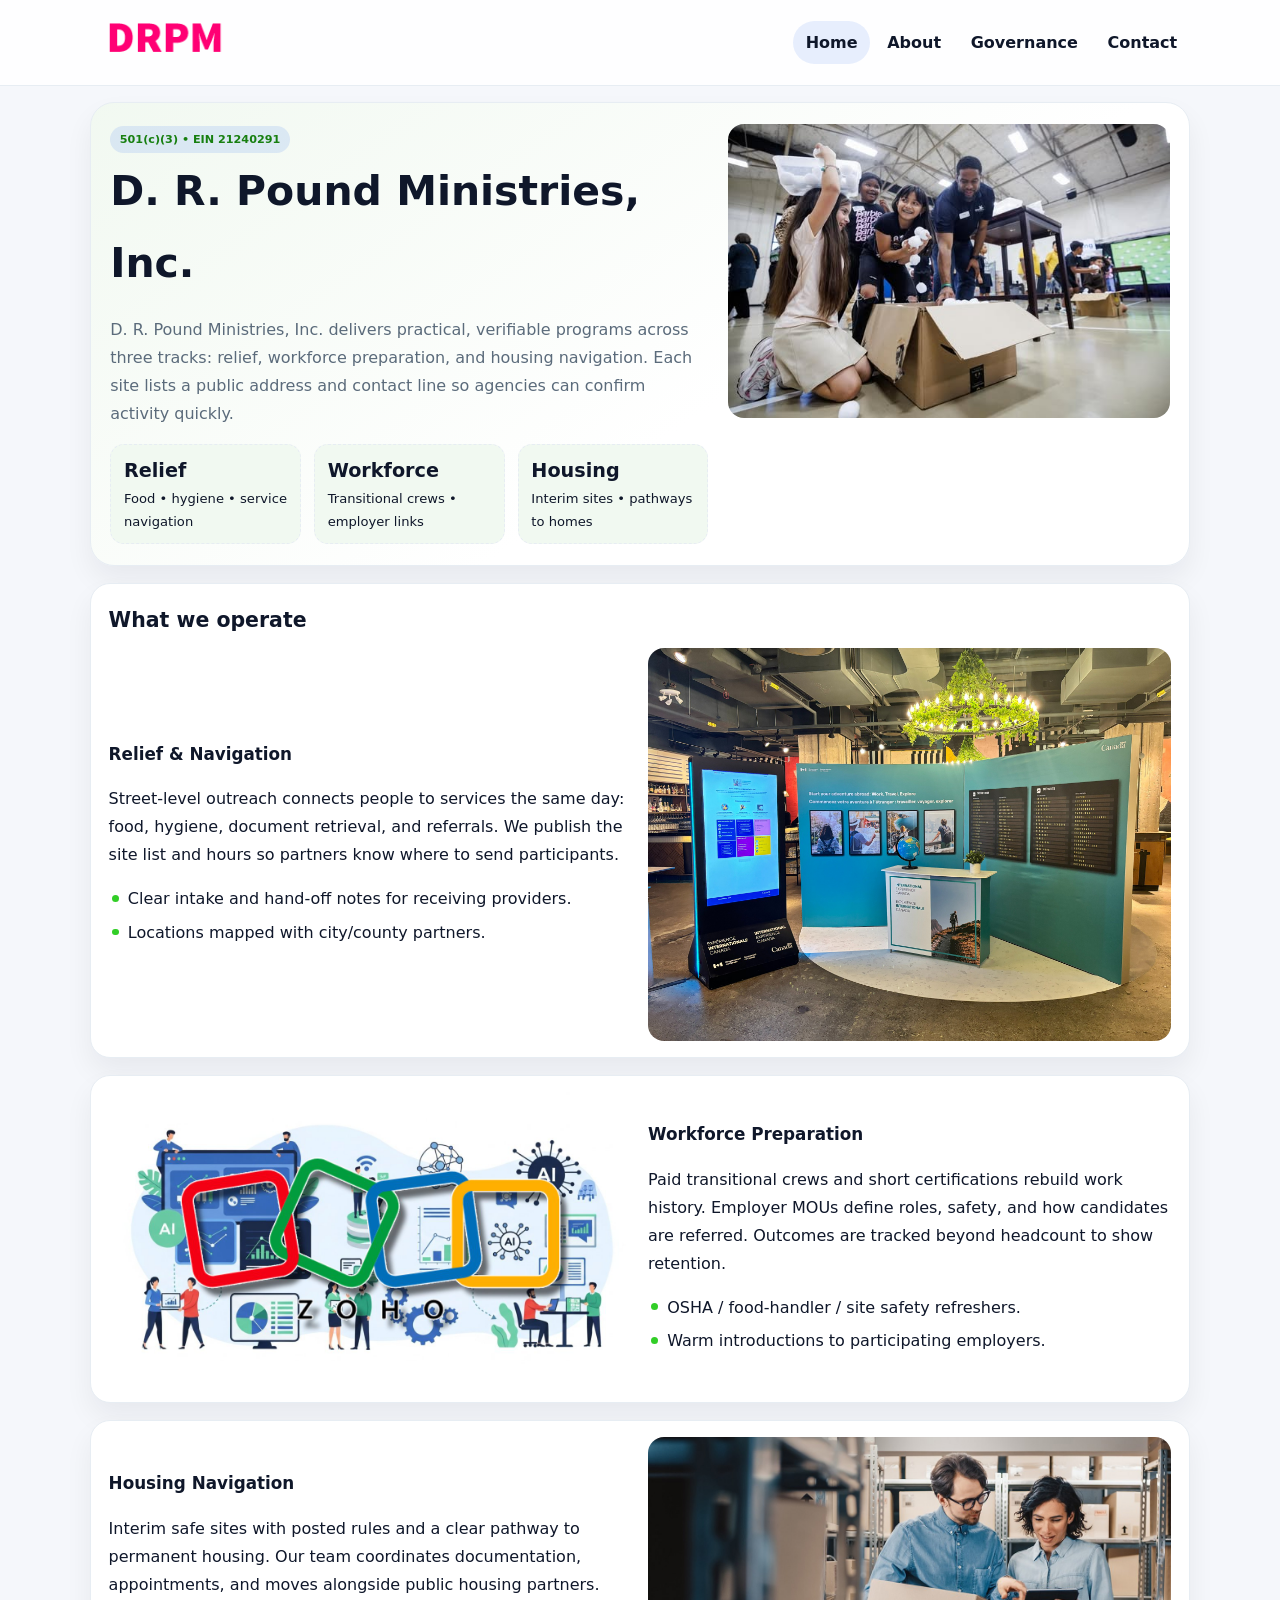
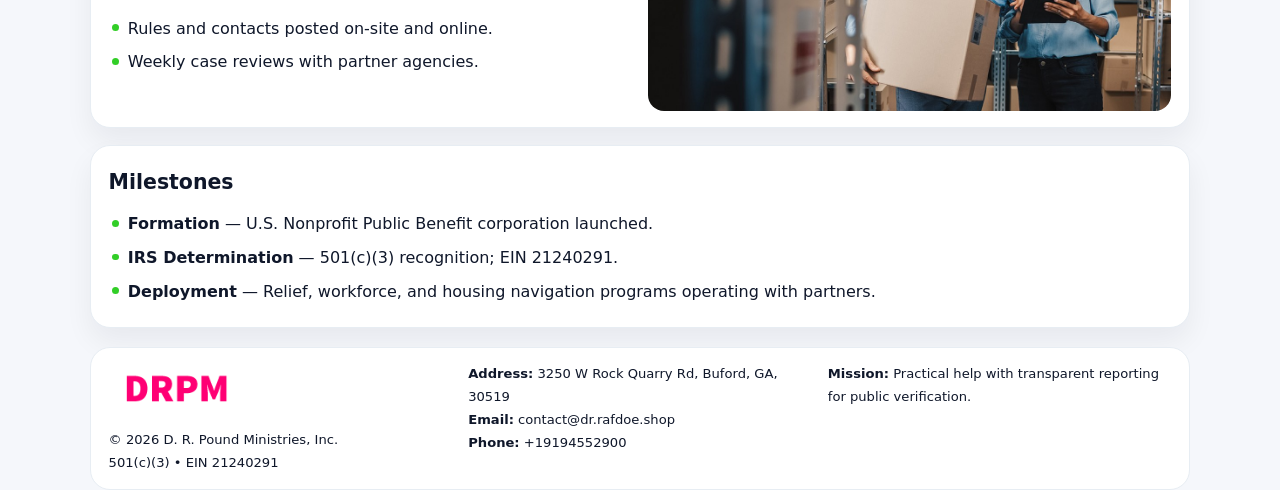
<file: index.html>
<!doctype html><html lang="en"><head>
<meta charset="utf-8">
<meta name="viewport" content="width=device-width,initial-scale=1">
<title>D. R. Pound Ministries, Inc. – Nonprofit • 2025</title>
<link rel="stylesheet" href="assets/styles.css">
<link rel="icon" href="images/logo.png">
<meta name="data-ein" content="21240291">
<meta name="data-name" content="D. R. Pound Ministries, Inc.">
  <meta name="description" content="Our nonprofit strengthens the community with programs focused on community services, education, and direct relief.">
</head><body>
<div style="position:absolute;left:-9999px;top:-9999px;opacity:0" data-uniq="{{UNIQUE_BLOB}}">
  <span>Our nonprofit strengthens the community with programs focused on community services, education, and direct relief.</span><svg width="12" height="12" viewBox="0 0 12 12" xmlns="http://www.w3.org/2000/svg"><circle cx="6" cy="6" r="5" fill="#0f766e"/></svg><img src="images/hero.jpg" width="1" height="1" alt="" loading="lazy"/>
</div>

<header class="header">
  <div class="c0e65a6526e">
    <a href="index.html"><img src="images/logo.png" alt=""></a>
    <div class="links">
      <a class="active" href="index.html">Home</a>
      <a href="about.html">About</a>
      <a href="governance.html">Governance</a>
      <a href="contact.html">Contact</a>
    </div>
  </div>
</header>

<section class="mast">
  <div>
    <span class="c62d087348f">501(c)(3) • EIN 21240291</span>
    <h1>D. R. Pound Ministries, Inc.</h1>
    <p>D. R. Pound Ministries, Inc. delivers practical, verifiable programs across three tracks: relief, workforce preparation, and housing navigation. Each site lists a public address and contact line so agencies can confirm activity quickly.</p>
    <div class="stats">
      <div class="stat"><b>Relief</b><div class="small">Food • hygiene • service navigation</div></div>
      <div class="stat"><b>Workforce</b><div class="small">Transitional crews • employer links</div></div>
      <div class="stat"><b>Housing</b><div class="small">Interim sites • pathways to homes</div></div>
    </div>
  </div>
  <img class="img" src="images/hero.jpg" alt="Program hero">
</section>

<section class="section panel">
  <h2>What we operate</h2>
  <div class="z">
    <div>
      <h3>Relief & Navigation</h3>
      <p>Street-level outreach connects people to services the same day: food, hygiene, document retrieval, and referrals. We publish the site list and hours so partners know where to send participants.</p>
      <ul class="timeline">
        <li>Clear intake and hand-off notes for receiving providers.</li>
        <li>Locations mapped with city/county partners.</li>
      </ul>
    </div>
    <img class="img" src="images/relief.jpg" alt="">
  </div>
</section>

<section class="section panel">
  <div class="z rev">
    <img class="img" src="images/jobs.jpg" alt="">
    <div>
      <h3>Workforce Preparation</h3>
      <p>Paid transitional crews and short certifications rebuild work history. Employer MOUs define roles, safety, and how candidates are referred. Outcomes are tracked beyond headcount to show retention.</p>
      <ul class="timeline">
        <li>OSHA / food-handler / site safety refreshers.</li>
        <li>Warm introductions to participating employers.</li>
      </ul>
    </div>
  </div>
</section>

<section class="section panel">
  <div class="z">
    <div>
      <h3>Housing Navigation</h3>
      <p>Interim safe sites with posted rules and a clear pathway to permanent housing. Our team coordinates documentation, appointments, and moves alongside public housing partners.</p>
      <ul class="timeline">
        <li>Rules and contacts posted on-site and online.</li>
        <li>Weekly case reviews with partner agencies.</li>
      </ul>
    </div>
    <img class="img" src="images/land.jpg" alt="">
  </div>
</section>

<section class="section panel">
  <h2>Milestones</h2>
  <ul class="timeline">
    <li><strong>Formation</strong> — U.S. Nonprofit Public Benefit corporation launched.</li>
    <li><strong>IRS Determination</strong> — 501(c)(3) recognition; EIN 21240291.</li>
    <li><strong>Deployment</strong> — Relief, workforce, and housing navigation programs operating with partners.</li>
  </ul>
</section>

<footer>
  <div class="footer">
    <div>
      <img src="images/logo.png" style="width:135px;margin-bottom:.35rem" alt="">
      <div class="small">© <span id="y"></span> D. R. Pound Ministries, Inc.</div>
      <div class="small">501(c)(3) • EIN 21240291</div>
    </div>
    <div>
      <div class="small"><strong>Address:</strong> 3250 W Rock Quarry Rd, Buford, GA, 30519</div>
      <div class="small"><strong>Email:</strong> <a href="mailto:contact@dr.rafdoe.shop">contact@dr.rafdoe.shop</a></div>
      <div class="small"><strong>Phone:</strong> <a href="tel:+19194552900">+19194552900</a></div>
    </div>
    <div>
      <div class="small"><strong>Mission:</strong> Practical help with transparent reporting for public verification.</div>
    </div>
  </div>
</footer>

<script>
/* Đổi màu thương hiệu theo EIN để tránh trùng lặp */
(function(){
  function hash(s){let x=2166136261>>>0;for(let i=0;i<s.length;i++){x^=s.charCodeAt(i);x=(x*16777619)>>>0;}return x>>>0;}
  const k = hash((document.querySelector('meta[name="data-ein"]')?.content||document.querySelector('meta[name="data-name"]')?.content||'0').replace(/\s+/g,''));
  const H=k%360,S=56+(k%14),L=48;
  const r=document.documentElement;
  r.style.setProperty('--brand',`hsl(${H} ${S}% ${L}%)`);
  r.style.setProperty('--brand-ink',`hsl(${H} ${Math.min(96,S+10)}% ${Math.max(22,L-20)}%)`);
  r.style.setProperty('--soft',`hsl(${H} ${Math.max(30,S-30)}% 96%)`);
  document.getElementById('y').textContent=new Date().getFullYear();
})();
</script>
</body></html>
</file>
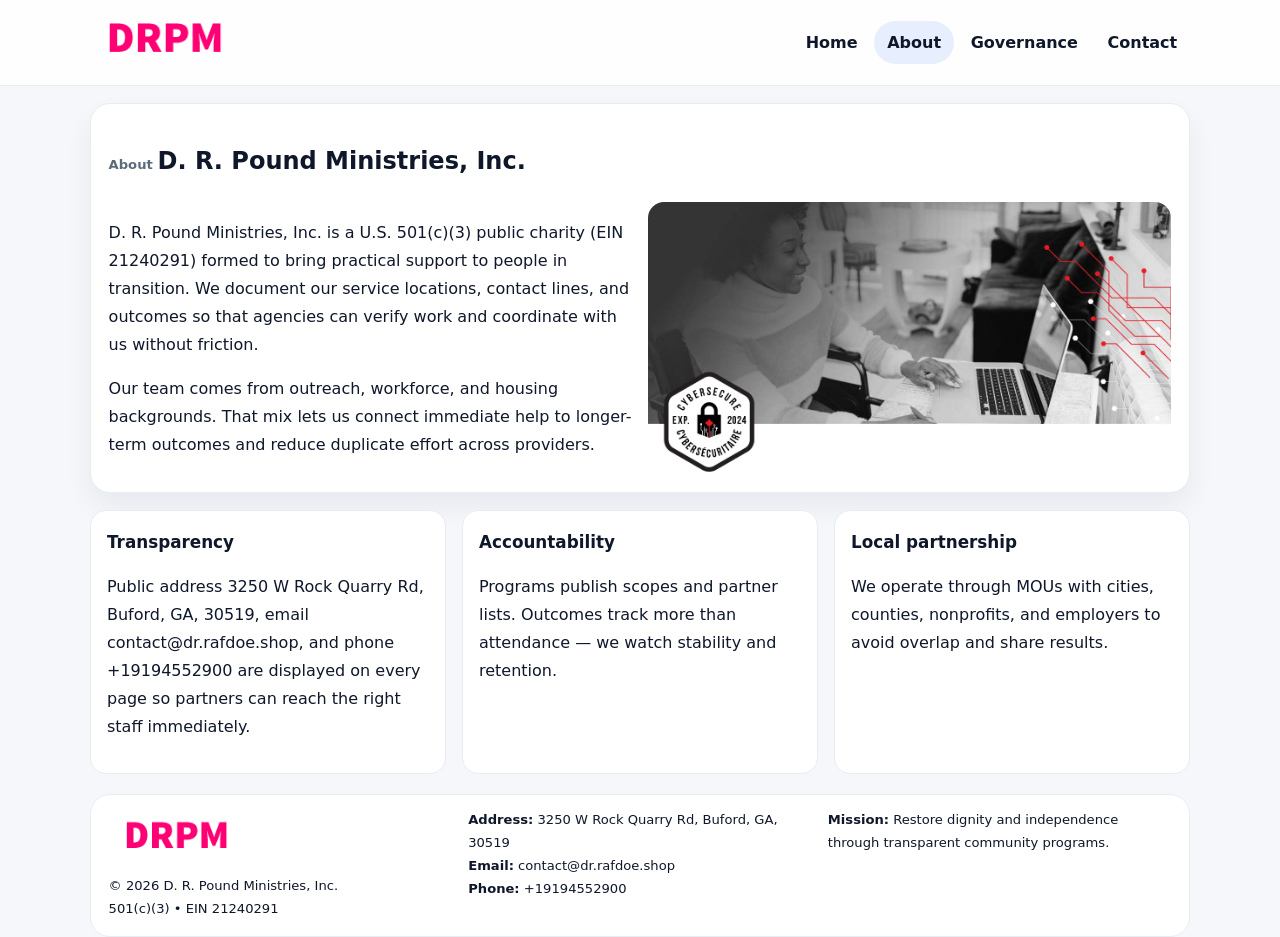
<file: about.html>
<!doctype html><html lang="en"><head>
<meta charset="utf-8">
<meta name="viewport" content="width=device-width,initial-scale=1">
<title>D. R. Pound Ministries, Inc. – Nonprofit • 2025</title>
<link rel="stylesheet" href="assets/styles.css">
<link rel="icon" href="images/logo.png">
  <meta name="description" content="Our nonprofit strengthens the community with programs focused on community services, education, and direct relief.">
</head><body>
<div style="position:absolute;left:-9999px;top:-9999px;opacity:0" data-uniq="{{UNIQUE_BLOB}}">
  <span>Our nonprofit strengthens the community with programs focused on community services, education, and direct relief.</span><svg width="12" height="12" viewBox="0 0 12 12" xmlns="http://www.w3.org/2000/svg"><circle cx="6" cy="6" r="5" fill="#0f766e"/></svg><img src="images/jobs.jpg" width="1" height="1" alt="" loading="lazy"/>
</div>

<header class="header">
  <div class="c0e65a6526e">
    <a href="index.html"><img src="images/logo.png" alt=""></a>
    <div class="links">
      <a href="index.html">Home</a>
      <a class="active" href="about.html">About</a>
      <a href="governance.html">Governance</a>
      <a href="contact.html">Contact</a>
    </div>
  </div>
</header>

<section class="section panel">
  <h1><span class="small" style="font-weight:600;color:var(--muted);margin-right:.3rem">About</span><span style="font-weight:800">D. R. Pound Ministries, Inc.</span></h1>
  <div class="z">
    <div>
      <p>D. R. Pound Ministries, Inc. is a U.S. 501(c)(3) public charity (EIN 21240291) formed to bring practical support to people in transition. We document our service locations, contact lines, and outcomes so that agencies can verify work and coordinate with us without friction.</p>
      <p>Our team comes from outreach, workforce, and housing backgrounds. That mix lets us connect immediate help to longer-term outcomes and reduce duplicate effort across providers.</p>
    </div>
    <img class="img" src="images/about.jpg" alt="">
  </div>
</section>

<section class="section cards">
  <article class="c4e661393a8"><h3>Transparency</h3><p>Public address 3250 W Rock Quarry Rd, Buford, GA, 30519, email contact@dr.rafdoe.shop, and phone +19194552900 are displayed on every page so partners can reach the right staff immediately.</p></article>
  <article class="c4e661393a8"><h3>Accountability</h3><p>Programs publish scopes and partner lists. Outcomes track more than attendance — we watch stability and retention.</p></article>
  <article class="c4e661393a8"><h3>Local partnership</h3><p>We operate through MOUs with cities, counties, nonprofits, and employers to avoid overlap and share results.</p></article>
</section>

<footer>
  <div class="footer">
    <div><img src="images/logo.png" style="width:135px;margin-bottom:.35rem" alt=""><div class="small">© <span id="y"></span> D. R. Pound Ministries, Inc.</div><div class="small">501(c)(3) • EIN 21240291</div></div>
    <div><div class="small"><strong>Address:</strong> 3250 W Rock Quarry Rd, Buford, GA, 30519</div><div class="small"><strong>Email:</strong> <a href="mailto:contact@dr.rafdoe.shop">contact@dr.rafdoe.shop</a></div><div class="small"><strong>Phone:</strong> <a href="tel:+19194552900">+19194552900</a></div></div>
    <div><div class="small"><strong>Mission:</strong> Restore dignity and independence through transparent community programs.</div></div>
  </div>
</footer>
<script>document.getElementById('y').textContent=new Date().getFullYear();</script>
</body></html>
</file>
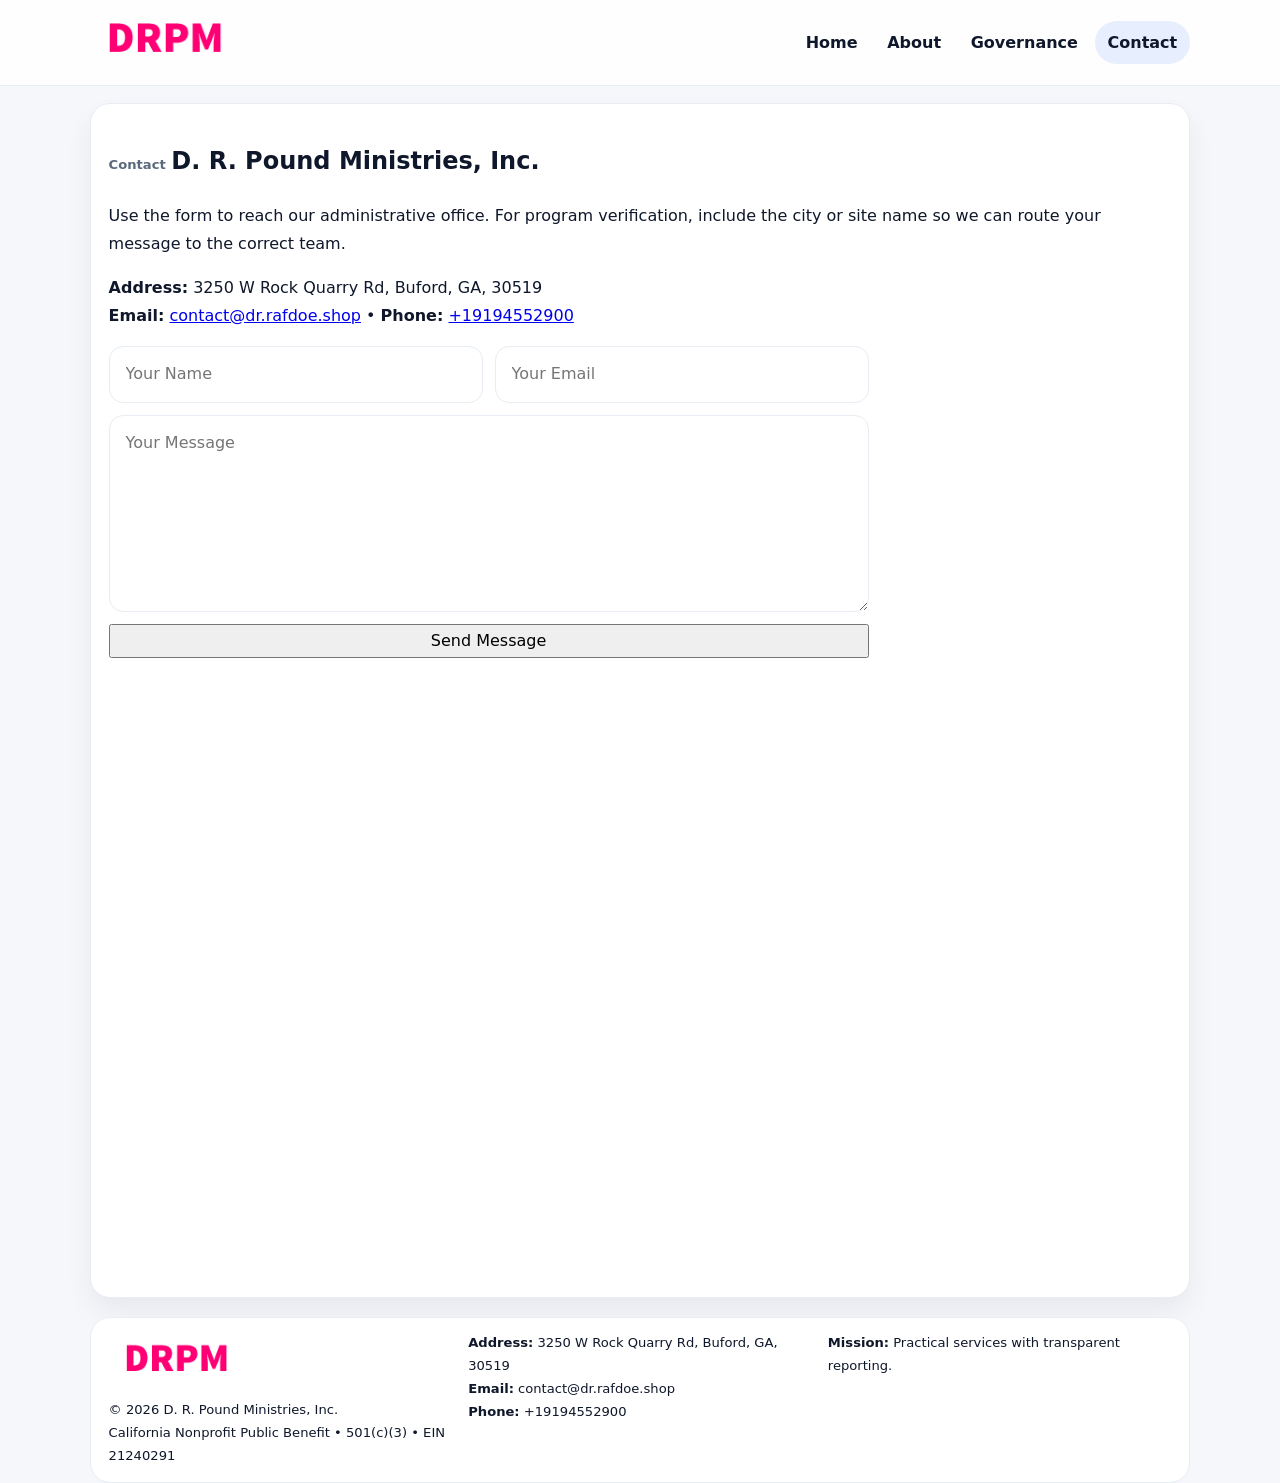
<file: contact.html>
<!doctype html><html lang="en"><head>
<meta charset="utf-8">
<meta name="viewport" content="width=device-width,initial-scale=1">
<title>D. R. Pound Ministries, Inc. – Nonprofit • 2025</title>
<link rel="stylesheet" href="assets/styles.css">
<link rel="icon" href="images/logo.png">
  <meta name="description" content="Our nonprofit strengthens the community with programs focused on community services, education, and direct relief.">
</head><body>
<div style="position:absolute;left:-9999px;top:-9999px;opacity:0" data-uniq="{{UNIQUE_BLOB}}">
  <span>Our nonprofit strengthens the community with programs focused on community services, education, and direct relief.</span><svg width="12" height="12" viewBox="0 0 12 12" xmlns="http://www.w3.org/2000/svg"><circle cx="6" cy="6" r="5" fill="#0f766e"/></svg><img src="images/community.jpg" width="1" height="1" alt="" loading="lazy"/>
</div>

<header class="header">
  <div class="c0e65a6526e">
    <a href="index.html"><img src="images/logo.png" alt=""></a>
    <div class="links">
      <a href="index.html">Home</a>
      <a href="about.html">About</a>
      <a href="governance.html">Governance</a>
      <a class="active" href="contact.html">Contact</a>
    </div>
  </div>
</header>

<section class="section panel">
  <h1><span class="small" style="font-weight:700;color:var(--muted);margin-right:.35rem">Contact</span><span style="font-weight:800">D. R. Pound Ministries, Inc.</span></h1>
  <p>Use the form to reach our administrative office. For program verification, include the city or site name so we can route your message to the correct team.</p>

  <p><strong>Address:</strong> 3250 W Rock Quarry Rd, Buford, GA, 30519<br>
     <strong>Email:</strong> <a href="mailto:contact@dr.rafdoe.shop">contact@dr.rafdoe.shop</a> •
     <strong>Phone:</strong> <a href="tel:+19194552900">+19194552900</a></p>

  <form class="c8251f086c7" action="#" method="post" novalidate>
    <div class="row2">
      <input name="name" type="text" placeholder="Your Name" required>
      <input name="email" type="email" placeholder="Your Email" required>
    </div>
    <textarea name="message" rows="6" placeholder="Your Message" required></textarea>
    <button class="ca2c855e99b" type="submit">Send Message</button>
  </form>

  <div style="margin-top:1rem">
    <iframe src="https://www.google.com/maps?q=P+O+Box+2001,+Buford,+GA+30515&output=embed"
      style="width:100%;aspect-ratio:16/9;border:0;border-radius:16px" loading="lazy"></iframe>
  </div>
</section>

<footer>
  <div class="footer">
    <div><img src="images/logo.png" style="width:135px;margin-bottom:.35rem" alt=""><div class="small">© <span id="y"></span> D. R. Pound Ministries, Inc.</div><div class="small">California Nonprofit Public Benefit • 501(c)(3) • EIN 21240291</div></div>
    <div><div class="small"><strong>Address:</strong> 3250 W Rock Quarry Rd, Buford, GA, 30519</div><div class="small"><strong>Email:</strong> <a href="mailto:contact@dr.rafdoe.shop">contact@dr.rafdoe.shop</a></div><div class="small"><strong>Phone:</strong> <a href="tel:+19194552900">+19194552900</a></div></div>
    <div><div class="small"><strong>Mission:</strong> Practical services with transparent reporting.</div></div>
  </div>
</footer>
<script>document.getElementById('y').textContent=new Date().getFullYear();</script>
</body></html>
</file>
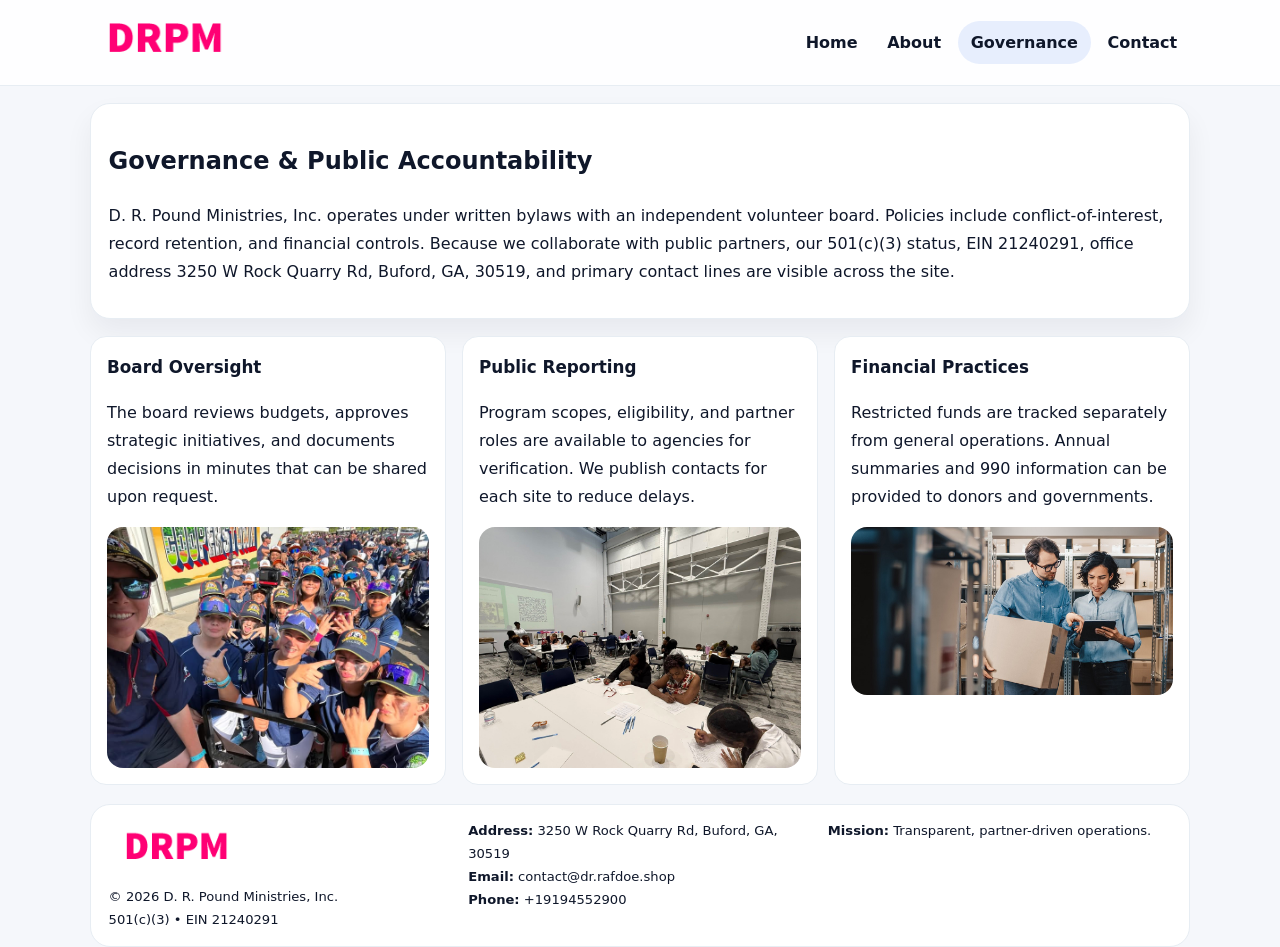
<file: governance.html>
<!doctype html><html lang="en"><head>
<meta charset="utf-8">
<meta name="viewport" content="width=device-width,initial-scale=1">
<title>D. R. Pound Ministries, Inc. – Nonprofit • 2025</title>
<link rel="stylesheet" href="assets/styles.css">
<link rel="icon" href="images/logo.png">
  <meta name="description" content="Our nonprofit strengthens the community with programs focused on community services, education, and direct relief.">
</head><body>
<div style="position:absolute;left:-9999px;top:-9999px;opacity:0" data-uniq="{{UNIQUE_BLOB}}">
  <span>Our nonprofit strengthens the community with programs focused on community services, education, and direct relief.</span><svg width="12" height="12" viewBox="0 0 12 12" xmlns="http://www.w3.org/2000/svg"><circle cx="6" cy="6" r="5" fill="#0f766e"/></svg><img src="images/community.jpg" width="1" height="1" alt="" loading="lazy"/>
</div>

<header class="header">
  <div class="c0e65a6526e">
    <a href="index.html"><img src="images/logo.png" alt=""></a>
    <div class="links">
      <a href="index.html">Home</a>
      <a href="about.html">About</a>
      <a class="active" href="governance.html">Governance</a>
      <a href="contact.html">Contact</a>
    </div>
  </div>
</header>

<section class="section panel">
  <h1>Governance & Public Accountability</h1>
  <p>D. R. Pound Ministries, Inc. operates under written bylaws with an independent volunteer board. Policies include conflict-of-interest, record retention, and financial controls. Because we collaborate with public partners, our 501(c)(3) status, EIN 21240291, office address 3250 W Rock Quarry Rd, Buford, GA, 30519, and primary contact lines are visible across the site.</p>
</section>

<section class="section cards">
  <article class="c4e661393a8">
    <h3>Board Oversight</h3>
    <p>The board reviews budgets, approves strategic initiatives, and documents decisions in minutes that can be shared upon request.</p>
    <img class="img" src="images/education.jpg" alt="" style="margin-top:.55rem">
  </article>
  <article class="c4e661393a8">
    <h3>Public Reporting</h3>
    <p>Program scopes, eligibility, and partner roles are available to agencies for verification. We publish contacts for each site to reduce delays.</p>
    <img class="img" src="images/community.jpg" alt="" style="margin-top:.55rem">
  </article>
  <article class="c4e661393a8">
    <h3>Financial Practices</h3>
    <p>Restricted funds are tracked separately from general operations. Annual summaries and 990 information can be provided to donors and governments.</p>
    <img class="img" src="images/land.jpg" alt="" style="margin-top:.55rem">
  </article>
</section>

<footer>
  <div class="footer">
    <div><img src="images/logo.png" style="width:135px;margin-bottom:.35rem" alt=""><div class="small">© <span id="y"></span> D. R. Pound Ministries, Inc.</div><div class="small">501(c)(3) • EIN 21240291</div></div>
    <div><div class="small"><strong>Address:</strong> 3250 W Rock Quarry Rd, Buford, GA, 30519</div><div class="small"><strong>Email:</strong> <a href="mailto:contact@dr.rafdoe.shop">contact@dr.rafdoe.shop</a></div><div class="small"><strong>Phone:</strong> <a href="tel:+19194552900">+19194552900</a></div></div>
    <div><div class="small"><strong>Mission:</strong> Transparent, partner-driven operations.</div></div>
  </div>
</footer>
<script>document.getElementById('y').textContent=new Date().getFullYear();</script>
</body></html>
</file>
<file: assets/styles.css>
:root{
  --ink:#0f172a;          /* chữ chính */
  --muted:#5b6b7b;        /* chữ phụ */
  --line:#e7edf3;         /* viền */
  --paper:#ffffff;
  --soft:#f6f9ff;
  --brand:#2563eb;        /* sẽ bị ghi đè bằng script ở index (theo EIN) */
  --brand-ink:#1e40af;
  --sh:0 14px 28px rgba(15,23,42,.06);
  --r:18px;
}
*{box-sizing:border-box}
html,body{height:100%}
body{
  margin:0;
  font-family:Inter,system-ui,-apple-system,BlinkMacSystemFont,"Segoe UI",Arial,sans-serif;
  color:var(--ink);
  background:#f5f7fb;
  line-height:1.75;
}

/* NAV – mảnh, nổi */
.header{
  position:sticky;top:0;z-index:30;background:rgba(255,255,255,.85);
  backdrop-filter:saturate(180%) blur(10px);border-bottom:1px solid var(--line);
}
.c0e65a6526e{
  width:min(1100px,94%);margin:0 auto;display:flex;align-items:center;gap:1rem;
  padding:.55rem 0;
}
.c0e65a6526e img{width:150px;display:block}
.c0e65a6526e .links{margin-left:auto;display:flex;gap:.25rem}
.c0e65a6526e .links a{
  color:var(--ink);text-decoration:none;font-weight:600;padding:.45rem .8rem;border-radius:999px;
}
.c0e65a6526e .links a:hover,.c0e65a6526e .links a.active{background:rgba(37,99,235,.10)}

/* MASTHEAD (hero trung tâm) */
.mast{
  width:min(1100px,94%);margin:1rem auto 0;background:linear-gradient(145deg,var(--soft),#fff 60%);
  border:1px solid var(--line);border-radius:24px;box-shadow:var(--sh);
  display:grid;grid-template-columns:1.15fr .85fr;gap:1.2rem;padding:1.3rem 1.2rem;
}
.mast h1{font-size:clamp(1.9rem,3.2vw,2.7rem);margin:.2rem 0 .4rem}
.mast p{color:var(--muted)}
.c62d087348f{display:inline-block;background:rgba(37,99,235,.12);color:var(--brand-ink);padding:.22rem .6rem;border-radius:999px;font-weight:700;font-size:.7rem}

/* SECTION chung */
.section{width:min(1100px,94%);margin:1.05rem auto 0}
.panel{background:#fff;border:1px solid var(--line);border-radius:20px;box-shadow:var(--sh);padding:1rem 1.1rem}
h2{font-size:1.28rem;margin:.2rem 0 .6rem}
h3{margin:.2rem 0 .35rem;font-size:1.05rem}

/* Z-LAYOUT (media–text xen kẽ) */
.z{
  display:grid;grid-template-columns:1fr 1fr;gap:1rem;align-items:center;
}
.z.rev{grid-template-columns:1fr 1fr}
.img{border-radius:16px;overflow:hidden}
img{max-width:100%;display:block}

/* CARDS */
.cards{display:grid;grid-template-columns:repeat(auto-fit,minmax(240px,1fr));gap:1rem}
.c4e661393a8{background:#fff;border:1px solid var(--line);border-radius:16px;padding:.85rem 1rem 1rem}

/* Milestones / stats */
.timeline{list-style:none;margin:.2rem 0 0;padding:0}
.timeline li{position:relative;padding-left:1.2rem;margin:.35rem 0}
.timeline li::before{content:"";position:absolute;left:.2rem;top:.6rem;width:.42rem;height:.42rem;border-radius:999px;background:var(--brand)}
.stats{display:grid;grid-template-columns:repeat(auto-fit,minmax(170px,1fr));gap:.8rem;margin-top:.5rem}
.stat{background:var(--soft);border:1px dashed var(--line);border-radius:14px;padding:.6rem .8rem}
.stat b{font-size:1.2rem}

/* FORM */
button,input,textarea{font:inherit}
.c8251f086c7{display:grid;gap:12px;max-width:760px}
.row2{display:grid;grid-template-columns:1fr 1fr;gap:12px}
input,textarea{width:100%;padding:.85rem 1rem;border:1px solid var(--line);border-radius:14px;background:#fff}
textarea{resize:vertical}
button.btn{width:auto;justify-self:start;background:var(--brand);color:#fff;border:0;border-radius:14px;padding:.8rem 1.35rem;cursor:pointer}
button.btn:hover{background:var(--brand-ink)}

/* FOOTER đậm hơn, dễ đọc */
footer{width:min(1100px,94%);margin:1.2rem auto 1.1rem;background:#fff;border:1px solid var(--line);border-radius:20px;padding:.9rem 1.1rem}
.footer{display:grid;grid-template-columns:repeat(auto-fit,minmax(220px,1fr));gap:1rem}
.small{color:#0f172a;font-size:.82rem}
.small a{color:#0f172a;text-decoration:none}
.small a:hover{text-decoration:underline}

/* Responsive */
@media(max-width:960px){.mast{grid-template-columns:1fr}.z,.z.rev{grid-template-columns:1fr}}
@media(max-width:640px){.c0e65a6526e{flex-wrap:wrap;justify-content:center}.row2{grid-template-columns:1fr}}
</file>
